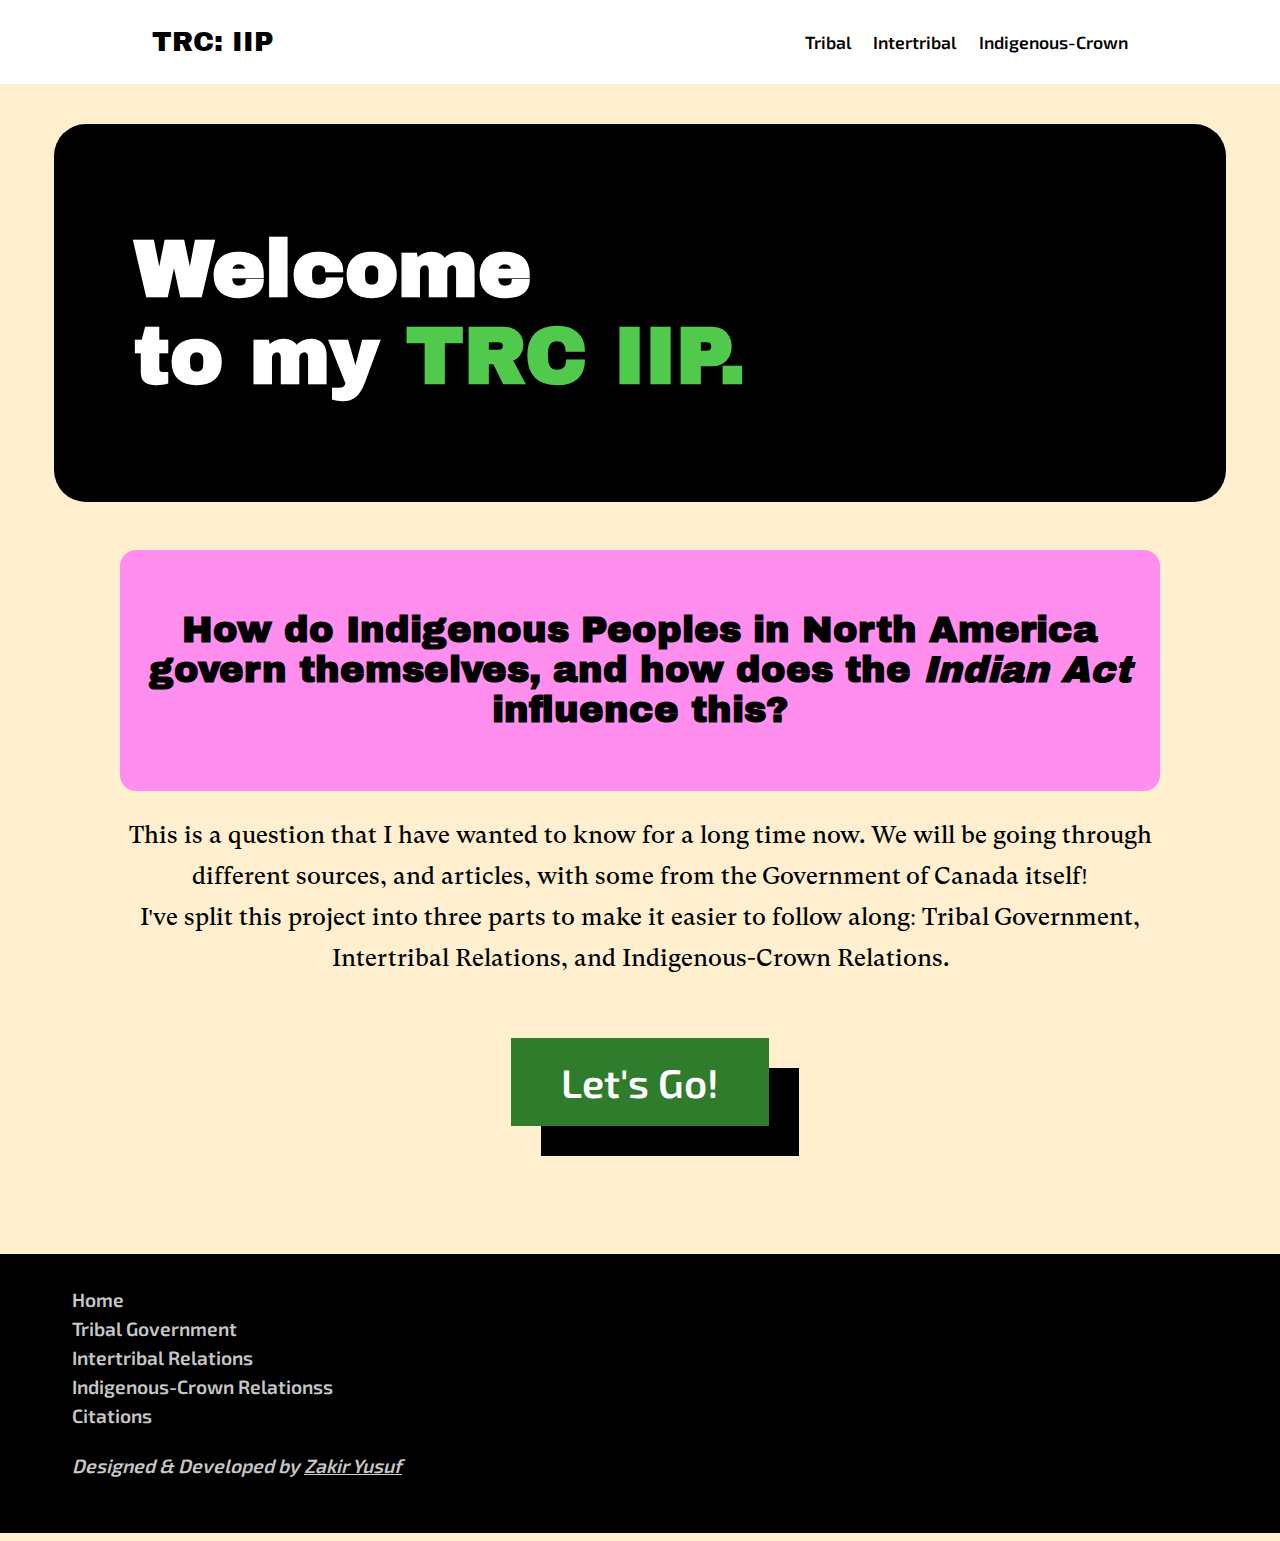
<file: index.html>
<!DOCTYPE html>
<html lang="en-GB">
    <head>
        <meta charset="utf-8" />
        <meta name="viewport" content="width=device-width, initial-scale=1" />

        <title> Indigenous Self-Government - Zakir Yusuf - Truth and Reconciliation 21G </title>
        <meta name="description" content="Discover how Indigenous People did and do govern themselves." />
        <link rel="icon" href="resources/favicon.png" />

        <link rel="stylesheet" href="css/fonts.css" />
        <link rel="stylesheet" href="css/index.css" />
    </head>

    <body>
        <div id="navigation_bar">
            <a href="index.html" class="nav_header">TRC: IIP</a>
            <div id="navigation_wrapper">
                <a href="tribal_government.html" class="nav_link">Tribal</a>
                <a href="intertribal_relations.html" class="nav_link">Intertribal</a>
                <a href="indigenous_crown_relations.html" class="nav_link">Indigenous-Crown</a>
            </div>
        </div>
        <center>
            <header>
                <h1>
                    Welcome<br>
                    to my <span id="header_colorchange">TRC IIP.</span>
                </h1>
            </header>
        </center>
        <main>
            <div id="question">
                <h3>How do Indigenous Peoples in North America govern themselves, and how does the <i>Indian Act</i> influence this?</h3>
            </div>
            <div id="kick-off">
                <p>
                    This is a question that I have wanted to know for a long time now. We will be going through different sources, and articles, with some from the Government of Canada itself! <br> I've split this project into three parts to make it easier to follow along: Tribal Government, Intertribal Relations, and Indigenous-Crown Relations.
                </p><br><br>
                <a href="tribal_government.html" class="button"><button>Let's Go!</button></a>
            </div>
        </main>
        <footer>
            <a href="index.html" class="footer_link">Home</a><br>
            <a href="government.html" class="footer_link">Tribal Government</a><br>
            <a href="intertribal_relations.html" class="footer_link">Intertribal Relations</a><br>
            <a href="indigenous_crown_relations.html" class="footer_link">Indigenous-Crown Relationss</a><br>
            <a href="citations.html" class="footer_link">Citations</a>
            <p id="rights">Designed & Developed by <a href="mailto:24kiryusuf@gmail.com">Zakir Yusuf</a></p>
        </footer>
    </body>

</html>
</file>
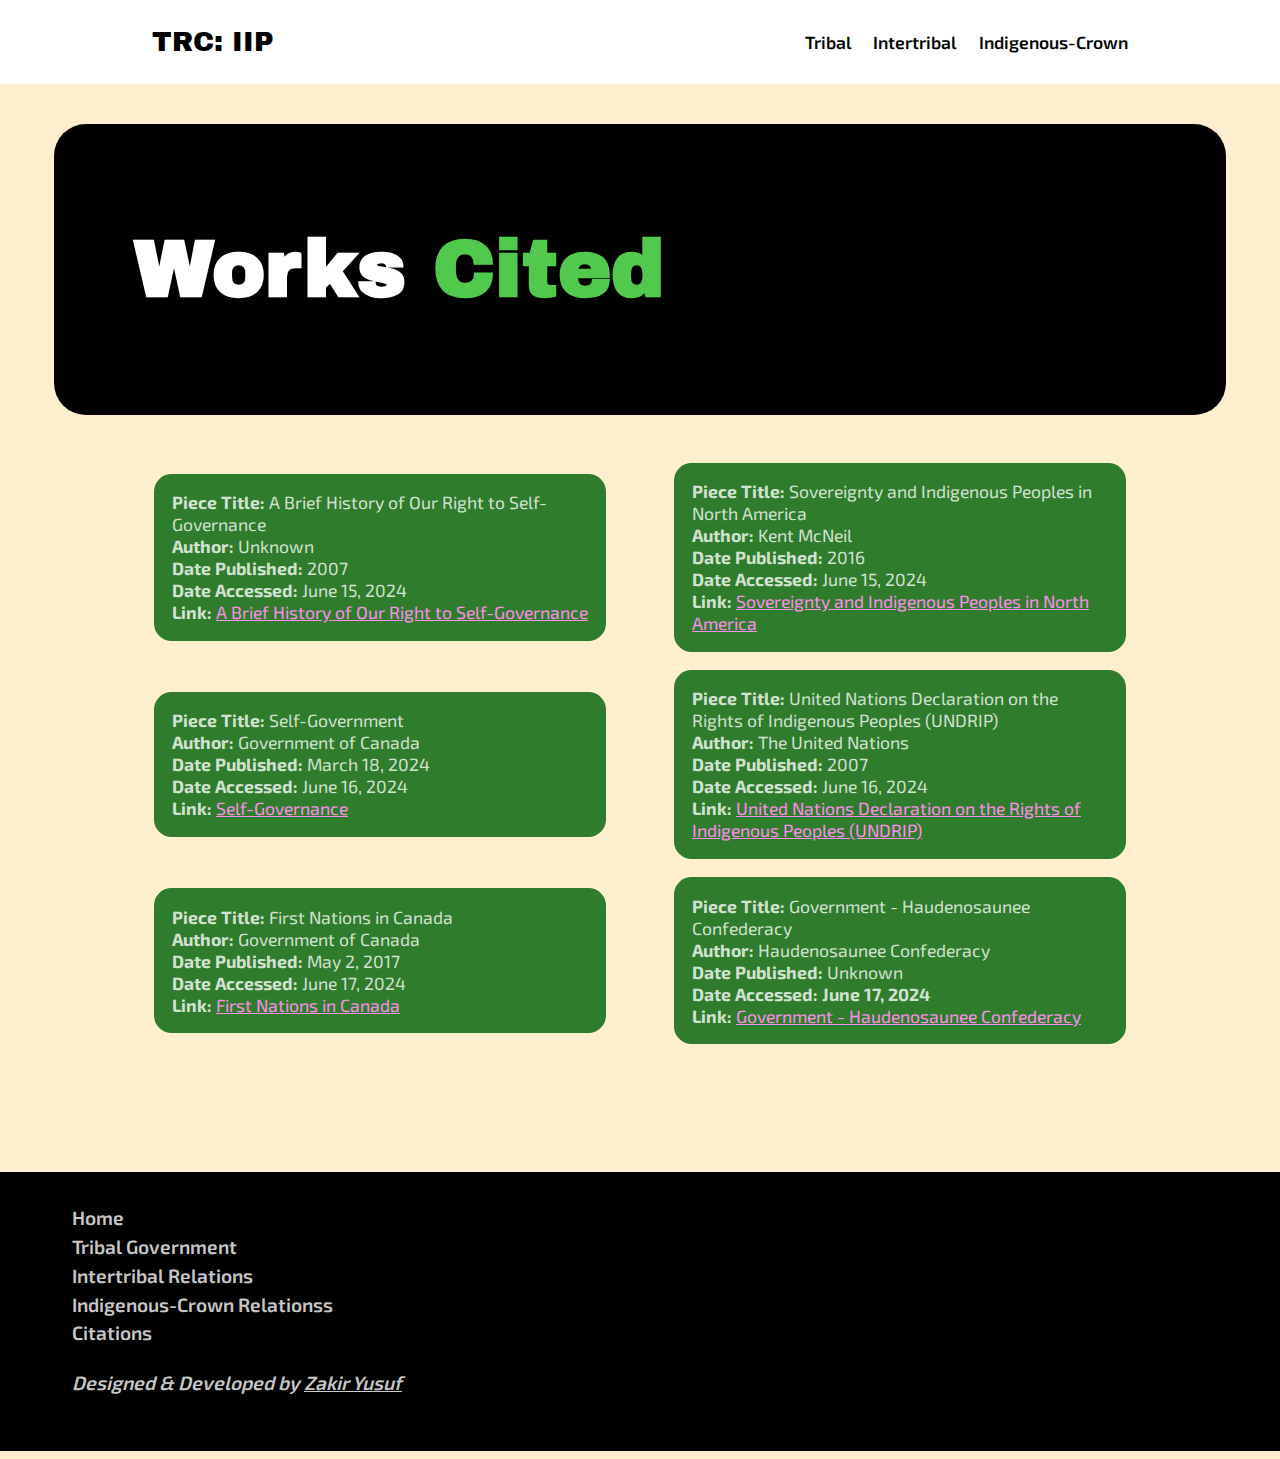
<file: citations.html>
<!DOCTYPE html>
<html lang="en-GB">
    <head>
        <meta charset="utf-8" />
        <meta name="viewport" content="width=device-width, initial-scale=1" />

        <title> Indigenous Self-Government Bibliography - Zakir Yusuf - Truth and Reconciliation 21G </title>
        <meta name="description" content="Discover how Indigenous People did and do govern themselves." />
        <link rel="icon" href="resources/favicon.png" />

        <link rel="stylesheet" href="css/fonts.css" />
        <link rel="stylesheet" href="css/index.css" />
    </head>

    <body>
        <div id="navigation_bar">
            <a href="index.html" class="nav_header">TRC: IIP</a>
            <div id="navigation_wrapper">
                <a href="tribal_government.html" class="nav_link">Tribal</a>
                <a href="intertribal_relations.html" class="nav_link">Intertribal</a>
                <a href="indigenous_crown_relations.html" class="nav_link">Indigenous-Crown</a>
            </div>
        </div>
        <center>
            <header>
                <h1>
                    Works
                    <span id="header_colorchange">Cited</span>
                </h1>
            </header>
        </center>
        <main>
            <div class="flex">
                <div class="source">
                    <b>Piece Title:</b> A Brief History of Our Right to Self-Governance<br>
                    <b>Author:</b> Unknown<br>
                    <b>Date Published:</b> 2007<br>
                    <b>Date Accessed:</b> June 15, 2024<br>
                    <b>Link:</b> <a href="https://fngovernance.org/wp-content/uploads/2020/05/Self-Governance_Right_CFNG.pdf">A Brief History of Our Right to Self-Governance</a>
                </div>
                <div class="source">
                    <b>Piece Title:</b> Sovereignty and Indigenous Peoples in North America<br>
                    <b>Author:</b> Kent McNeil<br>
                    <b>Date Published:</b> 2016<br>
                    <b>Date Accessed:</b> June 15, 2024<br>
                    <b>Link:</b> <a href="https://fngovernance.org/wp-content/uploads/2020/05/Self-Governance_Right_CFNG.pdf">Sovereignty and Indigenous Peoples in North America</a>
                </div>
            </div>
            <br />
            <div class="flex">
                <div class="source">
                    <b>Piece Title:</b> Self-Government<br>
                    <b>Author:</b> Government of Canada<br>
                    <b>Date Published:</b> March 18, 2024<br>
                    <b>Date Accessed:</b> June 16, 2024<br>
                    <b>Link:</b> <a href="https://www.rcaanc-cirnac.gc.ca/eng/1100100032275/1529354547314">Self-Governance</a>
                </div>
                <div class="source">
                    <b>Piece Title:</b> United Nations Declaration on the Rights of Indigenous Peoples (UNDRIP)<br>
                    <b>Author:</b> The United Nations<br>
                    <b>Date Published:</b> 2007<br>
                    <b>Date Accessed:</b> June 16, 2024<br>
                    <b>Link:</b> <a href="https://www.un.org/development/desa/indigenouspeoples/wp-content/uploads/sites/19/2019/01/UNDRIP_E_web.pdf">United Nations Declaration on the Rights of Indigenous Peoples (UNDRIP)</a>
                </div>
            </div>
            <br />
            <div class="flex">
                <div class="source">
                    <b>Piece Title:</b> First Nations in Canada<br>
                    <b>Author:</b> Government of Canada<br>
                    <b>Date Published:</b> May 2, 2017<br>
                    <b>Date Accessed:</b> June 17, 2024<br>
                    <b>Link:</b> <a href="https://www.rcaanc-cirnac.gc.ca/eng/1307460755710/1536862806124">First Nations in Canada</a>
                </div>
                <div class="source">
                    <b>Piece Title:</b> Government - Haudenosaunee Confederacy<br>
                    <b>Author:</b> Haudenosaunee Confederacy<br>
                    <b>Date Published:</b> Unknown<br>
                    <b>Date Accessed: June 17, 2024</b><br>
                    <b>Link:</b> <a href="https://www.haudenosauneeconfederacy.com/government/">Government - Haudenosaunee Confederacy</a>
                </div>
            </div>
        </main>
        <footer>
            <a href="index.html" class="footer_link">Home</a><br>
            <a href="government.html" class="footer_link">Tribal Government</a><br>
            <a href="intertribal_relations.html" class="footer_link">Intertribal Relations</a><br>
            <a href="indigenous_crown_relations.html" class="footer_link">Indigenous-Crown Relationss</a><br>
            <a href="citations.html" class="footer_link">Citations</a>
            <p id="rights">Designed & Developed by <a href="mailto:24kiryusuf@gmail.com">Zakir Yusuf</a></p>
        </footer>
    </body>

</html>
</file>
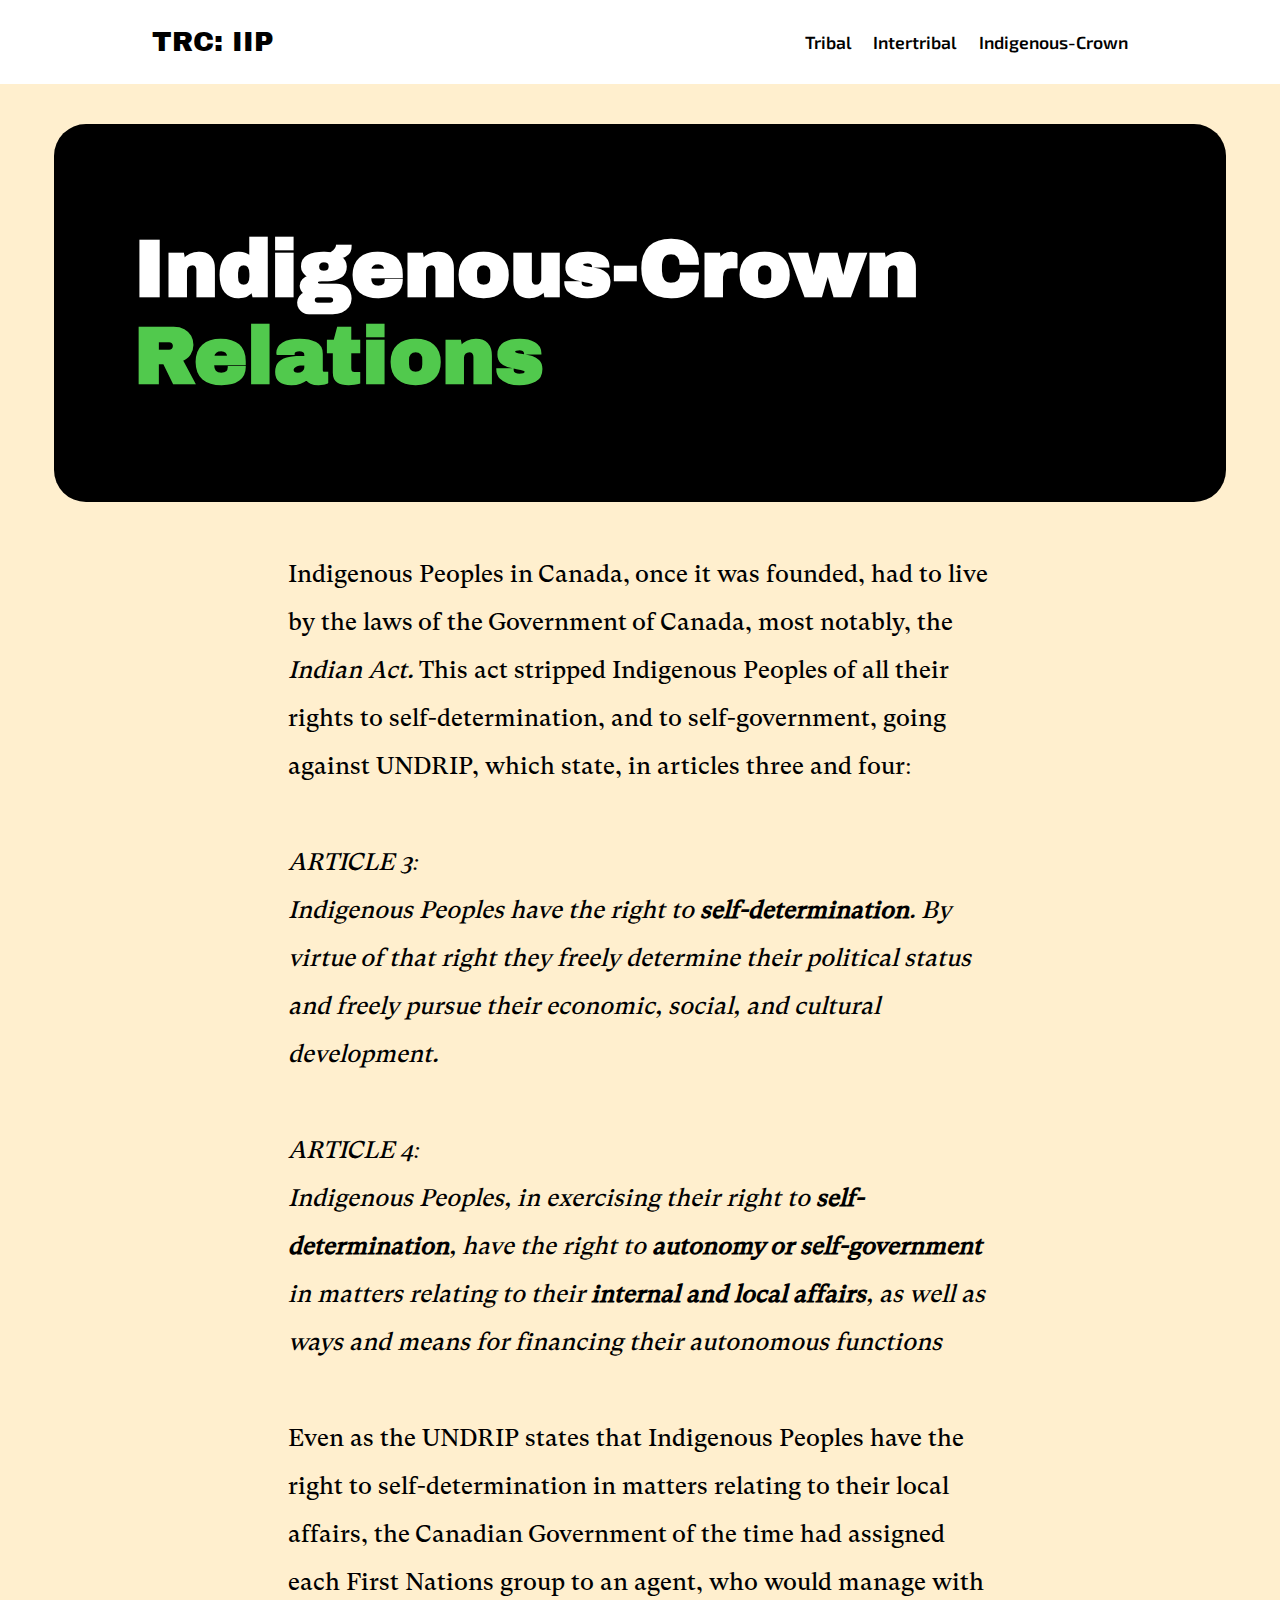
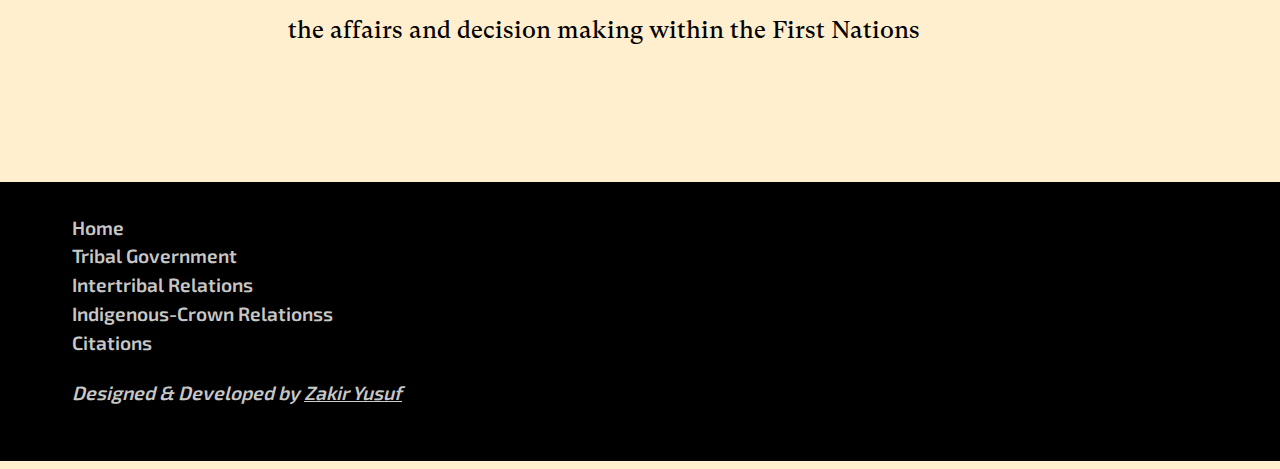
<file: indigenous_crown_relations.html>
<!DOCTYPE html>
<html lang="en-GB">
    <head>
        <meta charset="utf-8" />
        <meta name="viewport" content="width=device-width, initial-scale=1" />

        <title> Indigenous-Crown Relations - Zakir Yusuf - Truth and Reconciliation 21G </title>
        <meta name="description" content="Discover how Indigenous People did and do govern themselves." />
        <link rel="icon" href="resources/favicon.png" />

        <link rel="stylesheet" href="css/fonts.css" />
        <link rel="stylesheet" href="css/index.css" />
    </head>

    <body>
        <div id="navigation_bar">
            <a href="index.html" class="nav_header">TRC: IIP</a>
            <div id="navigation_wrapper">
                <a href="tribal_government.html" class="nav_link">Tribal</a>
                <a href="intertribal_relations.html" class="nav_link">Intertribal</a>
                <a href="indigenous_crown_relations.html" class="nav_link">Indigenous-Crown</a>
            </div>
        </div>
        <center>
            <header>
                <h1>
                    Indigenous-Crown<br>
                    <span id="header_colorchange">Relations</span>
                </h1>
            </header>
        </center>
        <main>
            <article>
                Indigenous Peoples in Canada, once it was founded, had to live by the laws of the Government of Canada, most notably, the <i>Indian Act.</i> This act stripped Indigenous Peoples of all their rights to self-determination, and to self-government, going against UNDRIP, which state, in articles three and four:
                <br /> <br />
                <i>
                    ARTICLE 3: <br />
                    Indigenous Peoples have the right to <b>self-determination</b>. By virtue of that right they freely determine their political status and freely pursue their economic, social, and cultural development.
                    <br /> <br />
                    ARTICLE 4: <br />
                    Indigenous Peoples, in exercising their right to <b>self-determination</b>, have the right to <b>autonomy or self-government</b> in matters relating to their <b>internal and local affairs</b>, as well as ways and means for financing their autonomous functions
                </i>
                <br /> <br />
                Even as the UNDRIP states that Indigenous Peoples have the right to self-determination in matters relating to their local affairs, the Canadian Government of the time had assigned each First Nations group to an agent, who would manage with the affairs and decision making within the First Nations
            </article>
        </main>
        <footer>
            <a href="index.html" class="footer_link">Home</a><br>
            <a href="government.html" class="footer_link">Tribal Government</a><br>
            <a href="intertribal_relations.html" class="footer_link">Intertribal Relations</a><br>
            <a href="indigenous_crown_relations.html" class="footer_link">Indigenous-Crown Relationss</a><br>
            <a href="citations.html" class="footer_link">Citations</a>
            <p id="rights">Designed & Developed by <a href="mailto:24kiryusuf@gmail.com">Zakir Yusuf</a></p>
        </footer>
    </body>

</html>
</file>
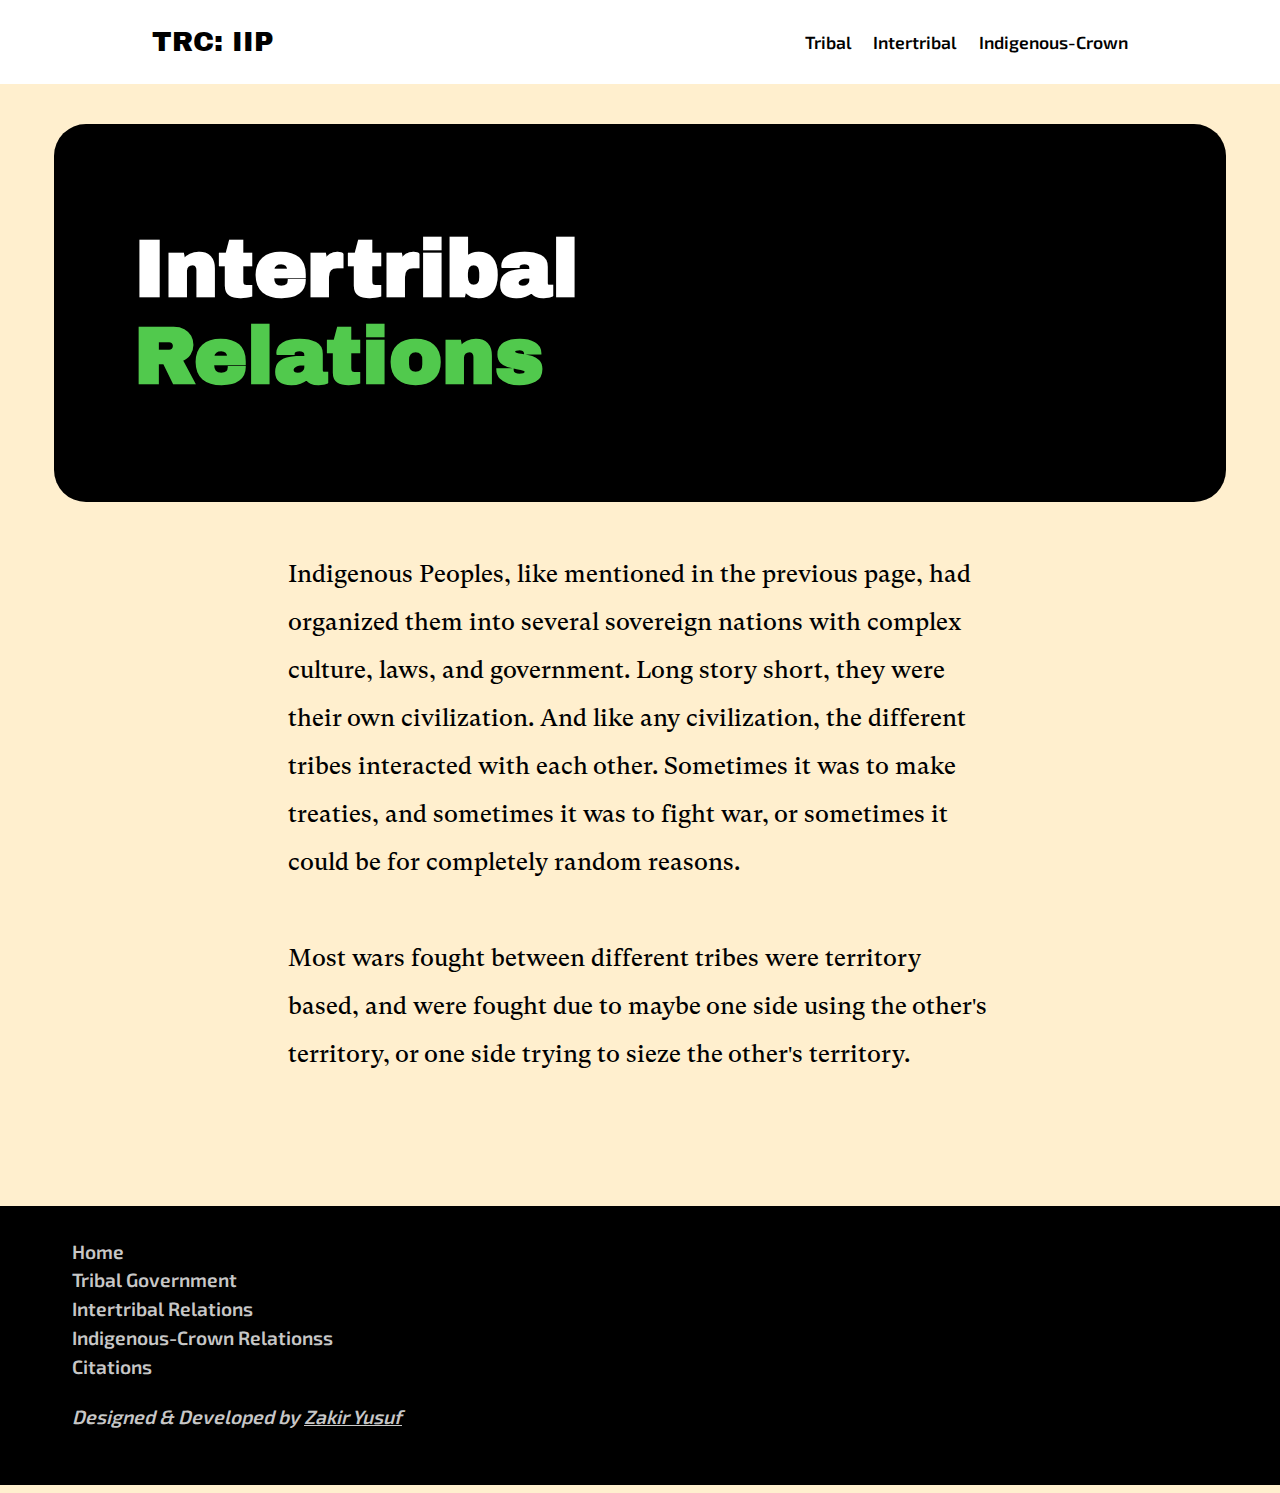
<file: intertribal_relations.html>
<!DOCTYPE html>
<html lang="en-GB">
    <head>
        <meta charset="utf-8" />
        <meta name="viewport" content="width=device-width, initial-scale=1" />

        <title> Intertribal Relations - Zakir Yusuf - Truth and Reconciliation 21G </title>
        <meta name="description" content="Discover how Indigenous People did and do govern themselves." />
        <link rel="icon" href="resources/favicon.png" />

        <link rel="stylesheet" href="css/fonts.css" />
        <link rel="stylesheet" href="css/index.css" />
    </head>

    <body>
        <div id="navigation_bar">
            <a href="index.html" class="nav_header">TRC: IIP</a>
            <div id="navigation_wrapper">
                <a href="tribal_government.html" class="nav_link">Tribal</a>
                <a href="intertribal_relations.html" class="nav_link">Intertribal</a>
                <a href="indigenous_crown_relations.html" class="nav_link">Indigenous-Crown</a>
            </div>
        </div>
        <center>
            <header>
                <h1>
                    Intertribal<br>
                    <span id="header_colorchange">Relations</span>
                </h1>
            </header>
        </center>
        <main>
            <article>
                Indigenous Peoples, like mentioned in the previous page, had organized them into several sovereign nations with complex culture, laws, and government. Long story short, they were their own civilization. And like any civilization, the different tribes interacted with each other. Sometimes it was to make treaties, and sometimes it was to fight war, or sometimes it could be for completely random reasons.
                <br /> <br />
                Most wars fought between different tribes were territory based, and were fought due to maybe one side using the other's territory, or one side trying to sieze the other's territory.
            </article>
        </main>
        <footer>
            <a href="index.html" class="footer_link">Home</a><br>
            <a href="government.html" class="footer_link">Tribal Government</a><br>
            <a href="intertribal_relations.html" class="footer_link">Intertribal Relations</a><br>
            <a href="indigenous_crown_relations.html" class="footer_link">Indigenous-Crown Relationss</a><br>
            <a href="citations.html" class="footer_link">Citations</a>
            <p id="rights">Designed & Developed by <a href="mailto:24kiryusuf@gmail.com">Zakir Yusuf</a></p>
        </footer>
    </body>

</html>
</file>
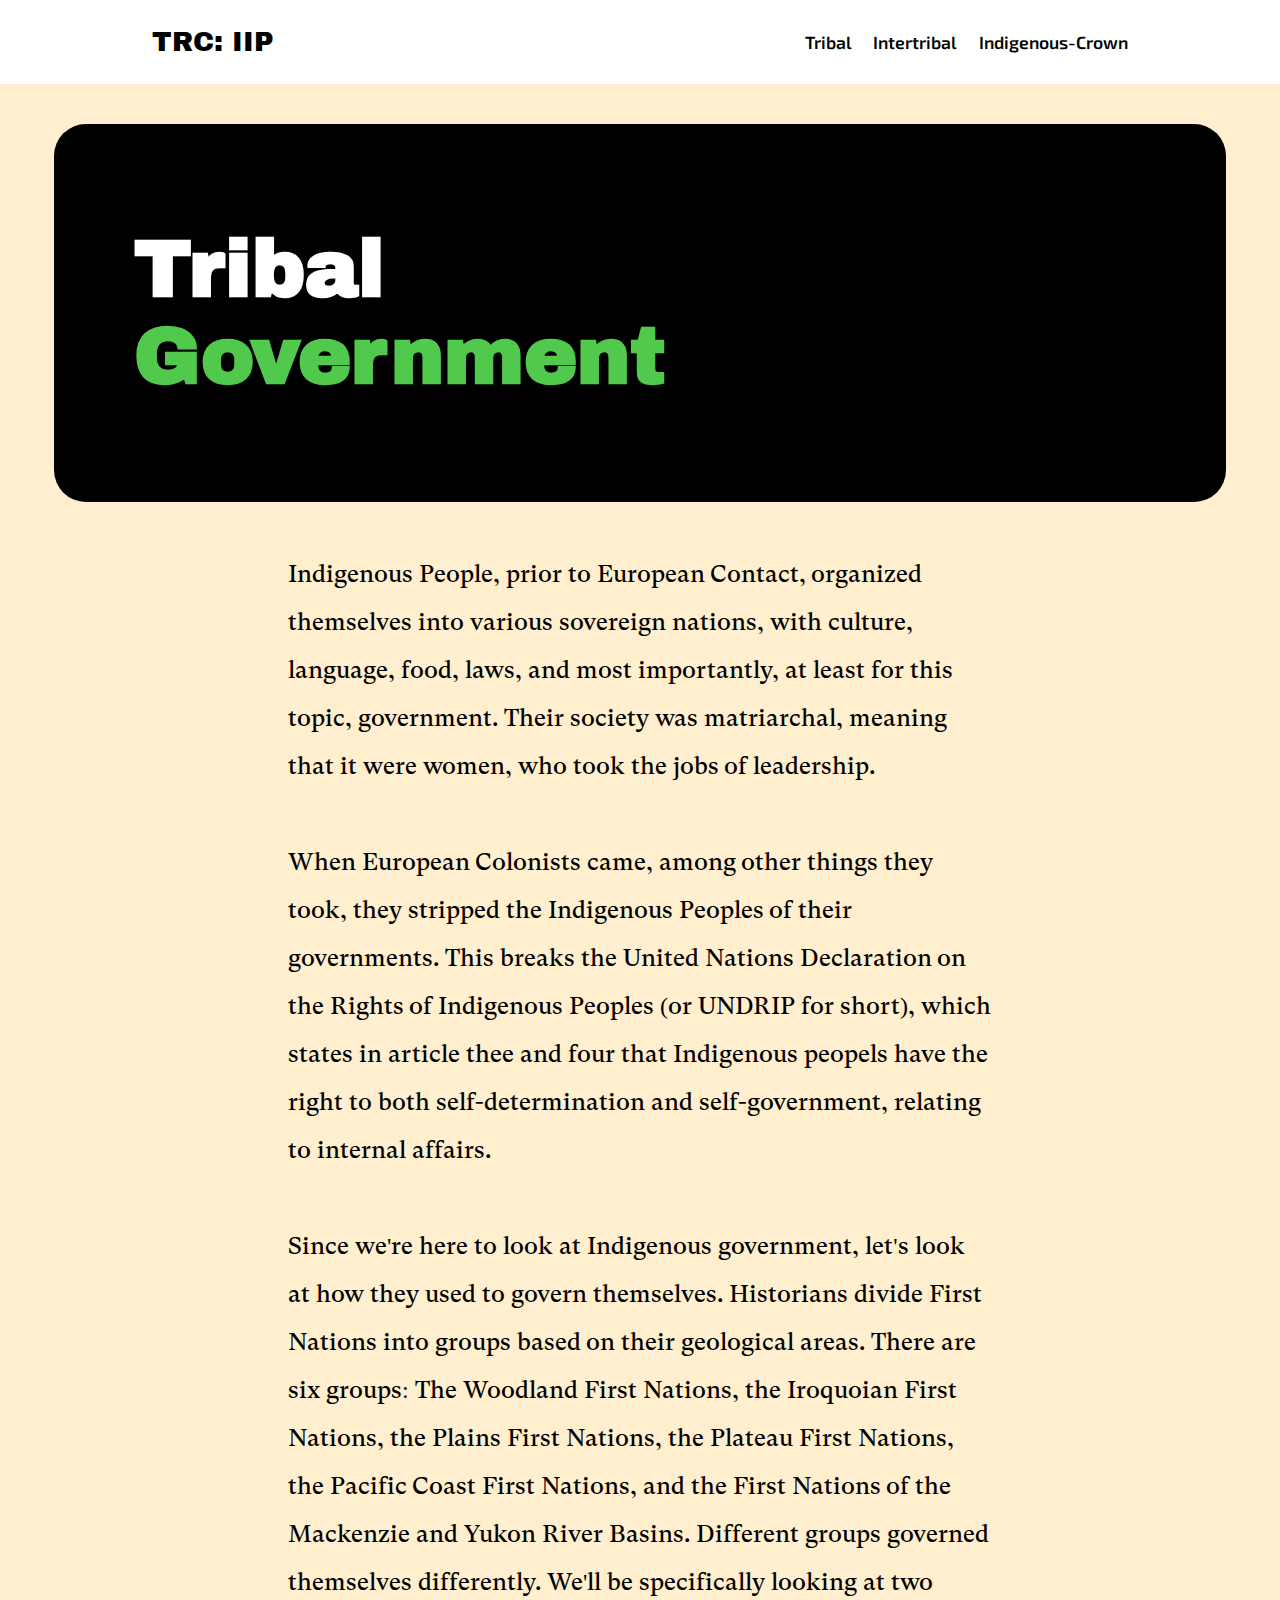
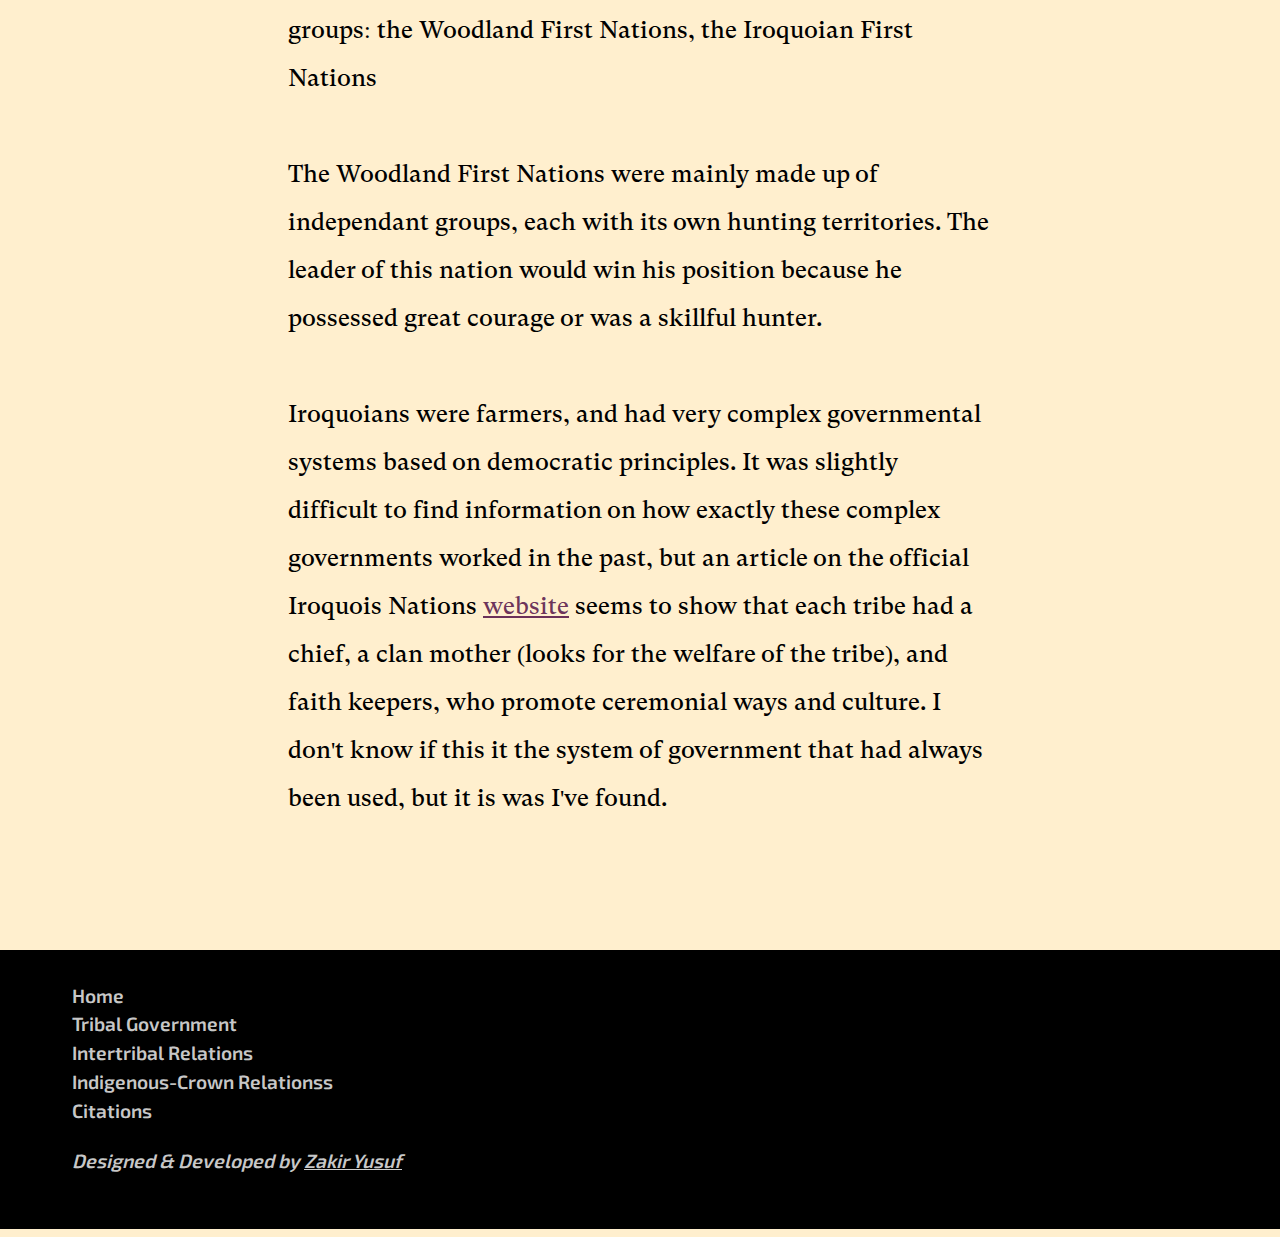
<file: tribal_government.html>
<!DOCTYPE html>
<html lang="en-GB">
    <head>
        <meta charset="utf-8" />
        <meta name="viewport" content="width=device-width, initial-scale=1" />

        <title> Tribal Government - Zakir Yusuf - Truth and Reconciliation 21G </title>
        <meta name="description" content="Discover how Indigenous People did and do govern themselves." />
        <link rel="icon" href="resources/favicon.png" />

        <link rel="stylesheet" href="css/fonts.css" />
        <link rel="stylesheet" href="css/index.css" />
    </head>

    <body>
        <div id="navigation_bar">
            <a href="index.html" class="nav_header">TRC: IIP</a>
            <div id="navigation_wrapper">
                <a href="tribal_government.html" class="nav_link">Tribal</a>
                <a href="intertribal_relations.html" class="nav_link">Intertribal</a>
                <a href="indigenous_crown_relations.html" class="nav_link">Indigenous-Crown</a>
            </div>
        </div>
        <center>
            <header>
                <h1>
                    Tribal<br>
                    <span id="header_colorchange">Government</span>
                </h1>
            </header>
        </center>
        <main>
            <article>
                Indigenous People, prior to European Contact, organized themselves into various sovereign nations, with culture, language, food, laws, and most importantly, at least for this topic, government. Their society was matriarchal, meaning that it were women, who took the jobs of leadership.
                <br /> <br />
                When European Colonists came, among other things they took, they stripped the Indigenous Peoples of their governments. This breaks the United Nations Declaration on the Rights of Indigenous Peoples (or UNDRIP for short), which states in article thee and four that Indigenous peopels have the right to both self-determination and self-government, relating to internal affairs.
                <br /> <br />
                Since we're here to look at Indigenous government, let's look at how they used to govern themselves. Historians divide First Nations into groups based on their geological areas. There are six groups: The Woodland First Nations, the Iroquoian First Nations, the Plains First Nations, the Plateau First Nations, the Pacific Coast First Nations, and the First Nations of the Mackenzie and Yukon River Basins. Different groups governed themselves differently. We'll be specifically looking at two groups: the Woodland First Nations, the Iroquoian First Nations
                <br /> <br />
                The Woodland First Nations were mainly made up of independant groups, each with its own hunting territories. The leader of this nation would win his position because he possessed great courage or was a skillful hunter.
                <br /> <br />
                Iroquoians were farmers, and had very complex governmental systems based on democratic principles. It was slightly difficult to find information on how exactly these complex governments worked in the past, but an article on the official Iroquois Nations <a href="https://www.haudenosauneeconfederacy.com/government/">website</a> seems to show that each tribe had a chief, a clan mother (looks for the welfare of the tribe), and faith keepers, who promote ceremonial ways and culture. I don't know if this it the system of government that had always been used, but it is was I've found.
            </article>
        </main>
        <footer>
            <a href="index.html" class="footer_link">Home</a><br>
            <a href="government.html" class="footer_link">Tribal Government</a><br>
            <a href="intertribal_relations.html" class="footer_link">Intertribal Relations</a><br>
            <a href="indigenous_crown_relations.html" class="footer_link">Indigenous-Crown Relationss</a><br>
            <a href="citations.html" class="footer_link">Citations</a>
            <p id="rights">Designed & Developed by <a href="mailto:24kiryusuf@gmail.com">Zakir Yusuf</a></p>
        </footer>
    </body>

</html>
</file>
<file: css/fonts.css>
@font-face {
    src: url(../resources/fonts/ARCHIVO_BLACK.ttf);
    font-family: Archivo Black;
}

@font-face {
    src: url(../resources/fonts/EXO.ttf);
    font-family: Exo;
}

@font-face {
    src: url(../resources/fonts/GT.otf);
    font-family: GT;
}
</file>
<file: css/index.css>
/* Variables: Colors */
:root {
    --background: rgb(255, 239, 206);
    --alt_background: rgb(48, 124, 45);
    --heading: rgb(0, 0, 0);
    --alt_heading: rgb(255, 255, 255);
    --alt_text: rgba(255, 255, 255, 0.8);
    --link: rgb(70, 0, 60, 0.8);
    --text_highlight: rgb(255, 255, 0, 0.5);
}

/* Elements: Structure */
html {background-color: var(--background);}

body {overflow-x: hidden;}

main {padding: 3em 7em;}

/* Elements: Text */
h1 {
    font-size: 5em;
    font-family: Archivo Black;
    color: var(--alt_heading);
}

h2 {
    font-size: 3em;
    font-family: Archivo Black;
    color: var(--heading);
}

h3 {
    font-size: 2.3em;
    font-family: Archivo Black;
    color: var(heading);
}

p {
    font-size: 1.5em;
    font-family: GT;
    color: var(--text);
    line-height: 1.7em;
}

article {
    font-size: 1.5em;
    font-family: GT;
    color: var(--text);
    line-height: 2em;
    padding: 0em 7em;
}

a {
    color: var(--link);
    transition-duration: 0.3s;
}

a:hover, a:focus {
    color: var(--text);
}

/* Elements: Uncategorized */

.button {text-decoration: none;}
button {
    background-color: var(--alt_background);
    color: var(--alt_heading);
    font-size: 2.5em;
    font-family: Exo;
    font-weight: 600;
    padding: 0.5em 1.25em;
    border: none;
    box-shadow: black 0.75em 0.75em;
}

button:hover, button:focus {
    box-shadow: black 0.5em 0.5em;
    cursor: pointer;
}

hr {
    border: solid 0.01em black;
    width: 50%;
}

/* Navigation Bar */
#navigation_bar {
    background-color: rgb(255, 255, 255);
    margin: -1em;
    margin-bottom: 3em;
    padding: 1.7em 10em;
    top: 0;
    position: sticky;
    display: flex;
    justify-content: space-between;
    align-items: center;
}

.nav_header {
    font-size: 1.7em;
    font-family: Archivo Black;
    color: rgb(0, 0, 0);
    text-decoration: none;
    margin-right: 1em;
}

.nav_link {
    font-size: 1.1em;
    font-family: Exo;
    font-weight: 600;
    color: var(--text);
    margin-left: 1em;
    cursor: pointer;
    text-decoration: none;
}

.nav_link:hover, .nav_link:focus {color: var(--link);}

/* Header */
header {
    background-color: rgb(0, 0, 0);
    border-radius: 2em;
    padding: 3em 5em;
    width: 80%;
    text-align: left;
}

#header_colorchange {color: rgb(81, 201, 77);}

/* Footer */
footer {
    background-color: rgb(0, 0, 0);
    margin: -1em;
    margin-bottom: -2em;
    margin-top: 5em;
    padding: 2em 5em;
}

.footer_link {
    font-size: 1.2em;
    font-family: Exo;
    font-weight: 600;
    color: var(--alt_text);
    cursor: pointer;
    line-height: 1.5em;
    text-decoration: none;
}

.footer_link:hover, .footer_link:focus {
    color: var(--alt_background);
}

#rights {
    font-size: 1.2em;
    font-family: Exo;
    font-weight: 600;
    font-style: italic;
    color: var(--alt_text);
}

#rights a {
    color: var(--alt_text);
    transition-duration: 0.3s;
}

#rights a:hover, #rights a:focus {
    color: var(--alt_background);
}

/* Divs */
#question {
    background-color: rgb(255, 142, 238);
    border-radius: 1em;
    padding: 1.5em;
    text-align: center;
}

#kick-off {text-align: center;}

/* Citations */
.flex {
    display: flex;
    justify-content: space-around;
    align-items: center;
}

.source {
    width: 40%;
    font-size: 1.1em;
    font-family: Exo;
    color: var(--alt_text);
    background-color: var(--alt_background);
    padding: 1em;
    border-radius: 1em;
    transition-duration: 0.3s;
}

.source:hover, .source:focus {border-radius: 0.5em;}

.source a {
    color: rgb(255, 142, 238);
}
</file>
